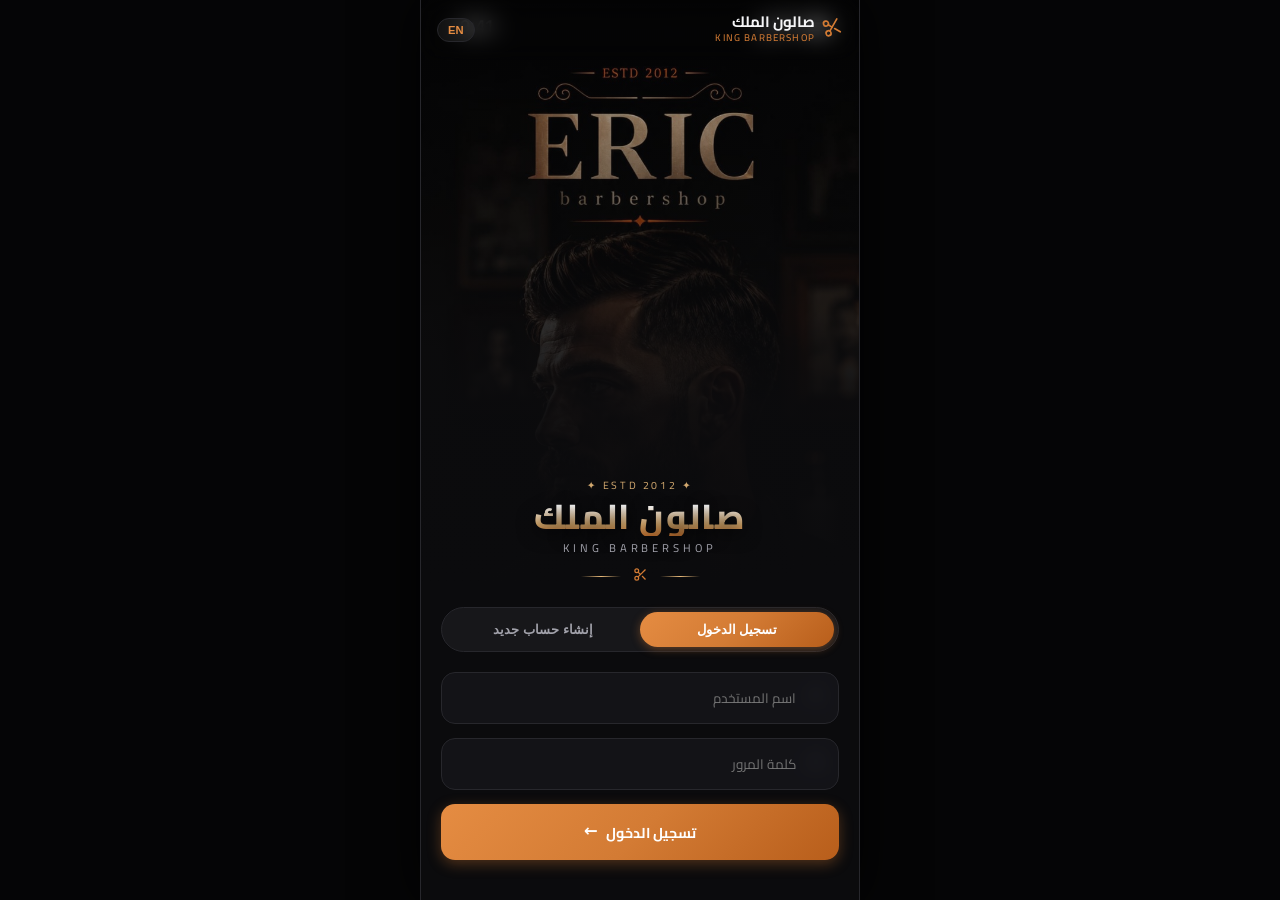
<file: index.html>
<!DOCTYPE html>
<html lang="ar" dir="rtl">
<head>
  <meta charset="UTF-8">
  <meta name="viewport" content="width=device-width, initial-scale=1.0, maximum-scale=1.0, user-scalable=no">
  <title>صالون حلاقة الملك | King Barbershop</title>
  
  <!-- Google Fonts: Cairo (Arabic) & Cinzel + Outfit (English/Luxury) -->
  <link rel="preconnect" href="https://fonts.googleapis.com">
  <link rel="preconnect" href="https://fonts.gstatic.com" crossorigin>
  <link href="https://fonts.googleapis.com/css2?family=Cairo:wght@300;400;600;700;800&family=Cinzel:wght@500;600;700;800&family=Outfit:wght@300;400;500;600;700&display=swap" rel="stylesheet">
  
  <!-- Stylesheets -->
  <link rel="stylesheet" href="css/theme.css">
  <link rel="stylesheet" href="css/main.css">
  <link rel="stylesheet" href="css/components.css">
</head>
<body>
  <div id="app" class="app-container">
    
    <!-- Global Header -->
    <header id="app-header" class="app-header">
      <div class="header-left">
        <div class="brand-crest">
          <span class="crest-icon">
            <svg width="20" height="20" viewBox="0 0 24 24" fill="none" stroke="currentColor" stroke-width="2" stroke-linecap="round" stroke-linejoin="round">
              <circle cx="6" cy="6" r="3"></circle>
              <circle cx="6" cy="18" r="3"></circle>
              <line x1="20" y1="4" x2="8.12" y2="15.88"></line>
              <line x1="14.47" y1="14.48" x2="20" y2="20"></line>
              <line x1="8.12" y1="8.12" x2="12" y2="12"></line>
            </svg>
          </span>
          <div class="brand-text">
            <span class="brand-title" data-i18n="brandTitle">صالون الملك</span>
            <span class="brand-subtitle" data-i18n="brandSubtitle">KING BARBERSHOP</span>
          </div>
        </div>
      </div>
      <div class="header-right">
        <!-- Language Switcher -->
        <button id="lang-toggle" class="btn-icon lang-btn" aria-label="Toggle Language" title="تغيير اللغة / Change Language">
          <span id="lang-text">EN</span>
        </button>
        <!-- User Badge & Logout -->
        <div id="user-profile-badge" class="user-profile-badge hidden">
          <span id="user-display-name" class="user-name"></span>
          <button id="logout-btn" class="btn-icon logout-btn" title="تسجيل الخروج / Logout" data-i18n-title="logout">
            <svg width="18" height="18" viewBox="0 0 24 24" fill="none" stroke="currentColor" stroke-width="2" stroke-linecap="round" stroke-linejoin="round">
              <path d="M9 21H5a2 2 0 0 1-2-2V5a2 2 0 0 1 2-2h4"></path>
              <polyline points="16 17 21 12 16 7"></polyline>
              <line x1="21" y1="12" x2="9" y2="12"></line>
            </svg>
          </button>
        </div>
      </div>
    </header>

    <!-- Main View Switcher Container -->
    <main id="main-content" class="main-content">
      
      <!-- ================= 1. VIEW: LOGIN / SIGNUP ================= -->
      <section id="view-login" class="view active view-login">
        <div class="login-hero-bg"></div>
        <div class="login-overlay"></div>
        
        <div class="login-content">
          <div class="login-crest-header">
            <div class="ornament-top">✦ ESTD 2012 ✦</div>
            <h1 class="hero-logo-title" data-i18n="brandTitle">صالون الملك</h1>
            <div class="hero-logo-sub" data-i18n="brandSubtitle">KING BARBERSHOP</div>
            <div class="ornament-divider">
              <span></span>
              <i>
                <svg width="15" height="15" viewBox="0 0 24 24" fill="none" stroke="currentColor" stroke-width="2">
                  <circle cx="6" cy="6" r="3"></circle>
                  <circle cx="6" cy="18" r="3"></circle>
                  <line x1="20" y1="4" x2="8.12" y2="15.88"></line>
                  <line x1="14.47" y1="14.48" x2="20" y2="20"></line>
                  <line x1="8.12" y1="8.12" x2="12" y2="12"></line>
                </svg>
              </i>
              <span></span>
            </div>
          </div>

          <!-- Auth Mode Tabs -->
          <div class="auth-tabs">
            <button id="tab-signin" class="auth-tab-btn active" data-i18n="signInTab">تسجيل الدخول</button>
            <button id="tab-signup" class="auth-tab-btn" data-i18n="signUpTab">إنشاء حساب</button>
          </div>

          <!-- Auth Form -->
          <form id="form-auth" class="auth-form" autocomplete="off">
            <div class="form-group">
              <div class="input-wrapper">
                <span class="input-icon">
                  <svg width="18" height="18" viewBox="0 0 24 24" fill="none" stroke="currentColor" stroke-width="2" stroke-linecap="round" stroke-linejoin="round">
                    <path d="M20 21v-2a4 4 0 0 0-4-4H8a4 4 0 0 0-4 4v2"></path>
                    <circle cx="12" cy="7" r="4"></circle>
                  </svg>
                </span>
                <input type="text" id="auth-username" required placeholder="اسم المستخدم" data-i18n-placeholder="usernamePlaceholder" autocomplete="username">
              </div>
            </div>

            <div class="form-group">
              <div class="input-wrapper">
                <span class="input-icon">
                  <svg width="18" height="18" viewBox="0 0 24 24" fill="none" stroke="currentColor" stroke-width="2" stroke-linecap="round" stroke-linejoin="round">
                    <rect x="3" y="11" width="18" height="11" rx="2" ry="2"></rect>
                    <path d="M7 11V7a5 5 0 0 1 10 0v4"></path>
                  </svg>
                </span>
                <input type="password" id="auth-password" required placeholder="كلمة المرور" data-i18n-placeholder="passwordPlaceholder" autocomplete="current-password">
              </div>
            </div>

            <button type="submit" id="btn-auth-submit" class="btn-primary btn-block btn-luxury">
              <span id="auth-btn-text" data-i18n="signInBtn">تسجيل الدخول</span>
              <span class="arrow-icon">→</span>
            </button>
          </form>

        </div>
      </section>

      <!-- ================= 2. VIEW: SERVICES (CUSTOMER) ================= -->
      <section id="view-services" class="view view-services">
        <div class="view-header">
          <div>
            <h2 class="section-title" data-i18n="servicesTitle">الخدمات المتاحة</h2>
            <p class="section-subtitle" data-i18n="servicesSubtitle">اختر الخدمة المناسبة لحجز موعدك</p>
          </div>
        </div>

        <div id="services-list" class="services-list">
          <!-- Dynamic Service Cards loaded via js/services.js -->
        </div>
      </section>

      <!-- ================= 3. VIEW: BOOKING ================= -->
      <section id="view-book" class="view view-book">
        <div class="view-header with-back">
          <button id="btn-back-services" class="btn-icon back-btn" aria-label="Back">
            <span class="back-arrow">←</span>
          </button>
          <div class="view-title-center">
            <h2 class="section-title" data-i18n="bookServiceTitle">حجز موعد</h2>
            <div class="diamond-ornament">◆</div>
          </div>
        </div>

        <!-- Selected Service Summary Card -->
        <div id="book-service-summary" class="book-service-summary">
          <!-- Populated dynamically -->
        </div>

        <!-- Date Selection -->
        <div class="booking-step-section">
          <label class="step-label" data-i18n="selectDate">اختر التاريخ</label>
          <div id="dates-container" class="dates-slider">
            <!-- Dynamic 14 days scroll pills -->
          </div>
        </div>

        <!-- Time Selection -->
        <div class="booking-step-section">
          <div class="step-header-flex">
            <label class="step-label" data-i18n="selectTime">اختر الوقت</label>
            <span id="selected-date-indicator" class="selected-date-indicator"></span>
          </div>
          <div id="time-slots-container" class="time-slots-grid">
            <!-- Dynamic slots -->
          </div>
        </div>

        <!-- Action Button -->
        <div class="booking-footer-action">
          <button id="btn-reserve" class="btn-primary btn-large btn-block btn-luxury" disabled>
            <span data-i18n="reserveNow">تأكيد الحجز</span>
            <span class="arrow-icon">→</span>
          </button>
        </div>
      </section>

      <!-- ================= 4. VIEW: MY BOOKINGS ================= -->
      <section id="view-my-bookings" class="view view-my-bookings">
        <div class="view-header with-back">
          <button id="btn-back-from-bookings" class="btn-icon back-btn" aria-label="Back">
            <span class="back-arrow">←</span>
          </button>
          <div class="view-title-center">
            <h2 class="section-title" data-i18n="myBookingsTitle">حجوزاتي</h2>
            <div class="diamond-ornament">◆</div>
          </div>
        </div>

        <div id="my-bookings-list" class="my-bookings-list">
          <!-- Dynamic customer bookings -->
        </div>
      </section>

      <!-- ================= 5. VIEW: BARBER ADMIN DASHBOARD ================= -->
      <section id="view-admin" class="view view-admin">
        <div class="admin-top-banner">
          <div class="admin-badge-row">
            <span class="admin-badge" data-i18n="barberDashboard">لوحة تحكم الحلاق</span>
            <span class="admin-greeting" id="admin-welcome-text">أهلاً بك، الحلاق الملك</span>
          </div>
          
          <!-- Quick stats -->
          <div class="stats-grid">
            <div class="stat-card">
              <span class="stat-icon">
                <svg width="20" height="20" viewBox="0 0 24 24" fill="none" stroke="currentColor" stroke-width="2" stroke-linecap="round" stroke-linejoin="round">
                  <rect x="3" y="4" width="18" height="18" rx="2" ry="2"></rect>
                  <line x1="16" y1="2" x2="16" y2="6"></line>
                  <line x1="8" y1="2" x2="8" y2="6"></line>
                  <line x1="3" y1="10" x2="21" y2="10"></line>
                </svg>
              </span>
              <span class="stat-val" id="stat-total-bookings">0</span>
              <span class="stat-label" data-i18n="statTotalBookings">إجمالي الحجوزات</span>
            </div>
            <div class="stat-card">
              <span class="stat-icon">
                <svg width="20" height="20" viewBox="0 0 24 24" fill="none" stroke="currentColor" stroke-width="2" stroke-linecap="round" stroke-linejoin="round">
                  <circle cx="12" cy="12" r="10"></circle>
                  <polyline points="12 6 12 12 16 14"></polyline>
                </svg>
              </span>
              <span class="stat-val" id="stat-today-bookings">0</span>
              <span class="stat-label" data-i18n="statTodayBookings">حجوزات اليوم</span>
            </div>
            <div class="stat-card">
              <span class="stat-icon">
                <svg width="20" height="20" viewBox="0 0 24 24" fill="none" stroke="currentColor" stroke-width="2" stroke-linecap="round" stroke-linejoin="round">
                  <circle cx="6" cy="6" r="3"></circle>
                  <circle cx="6" cy="18" r="3"></circle>
                  <line x1="20" y1="4" x2="8.12" y2="15.88"></line>
                  <line x1="14.47" y1="14.48" x2="20" y2="20"></line>
                  <line x1="8.12" y1="8.12" x2="12" y2="12"></line>
                </svg>
              </span>
              <span class="stat-val" id="stat-active-services">0</span>
              <span class="stat-label" data-i18n="statServices">الخدمات</span>
            </div>
          </div>
        </div>

        <!-- Admin Tabs -->
        <div class="admin-tabs">
          <button id="tab-admin-bookings" class="admin-tab active" data-tab="bookings" data-i18n="tabAdminBookings">الحجوزات</button>
          <button id="tab-admin-services" class="admin-tab" data-tab="services" data-i18n="tabAdminServices">الخدمات</button>
          <button id="tab-admin-schedule" class="admin-tab" data-tab="schedule" data-i18n="tabAdminSchedule">المواعيد</button>
        </div>

        <!-- Tab Panel 1: Bookings Management -->
        <div id="panel-admin-bookings" class="admin-panel active">
          <div class="panel-header">
            <h3 class="panel-title" data-i18n="allBookings">قائمة الحجوزات</h3>
            <div class="filter-wrapper">
              <input type="date" id="admin-booking-date-filter" class="date-filter-input">
              <button id="admin-booking-clear-filter" class="btn-sm btn-outline" data-i18n="showAll">الكل</button>
            </div>
          </div>
          <div id="admin-bookings-list" class="admin-cards-list">
            <!-- Dynamic appointments -->
          </div>
        </div>

        <!-- Tab Panel 2: Services Management -->
        <div id="panel-admin-services" class="admin-panel">
          <div class="panel-header">
            <h3 class="panel-title" data-i18n="manageServices">إدارة الخدمات</h3>
            <button id="btn-open-add-service" class="btn-primary btn-sm">
              <span>+</span>
              <span data-i18n="addService">إضافة خدمة</span>
            </button>
          </div>
          <div id="admin-services-list" class="admin-cards-list">
            <!-- Dynamic services list with edit/delete -->
          </div>
        </div>

        <!-- Tab Panel 3: Schedule Management -->
        <div id="panel-admin-schedule" class="admin-panel">
          <div class="panel-header">
            <h3 class="panel-title" data-i18n="manageSchedule">تعديل المواعيد المتاحة</h3>
            <div class="schedule-date-picker">
              <input type="date" id="admin-schedule-date" class="date-filter-input">
            </div>
          </div>
          <p class="schedule-hint" data-i18n="scheduleHint">انقر على الموعد للتبديل بين متاح / غير متاح لهذا اليوم</p>
          <div id="admin-schedule-slots" class="schedule-slots-grid">
            <!-- Dynamic slots with toggle switch -->
          </div>
        </div>
      </section>

    </main>

    <!-- Bottom Navigation Bar (Visible in customer views) -->
    <nav id="bottom-nav" class="bottom-nav hidden">
      <button id="nav-btn-services" class="nav-item active" data-view="services">
        <span class="nav-icon">
          <svg width="20" height="20" viewBox="0 0 24 24" fill="none" stroke="currentColor" stroke-width="2" stroke-linecap="round" stroke-linejoin="round">
            <circle cx="6" cy="6" r="3"></circle>
            <circle cx="6" cy="18" r="3"></circle>
            <line x1="20" y1="4" x2="8.12" y2="15.88"></line>
            <line x1="14.47" y1="14.48" x2="20" y2="20"></line>
            <line x1="8.12" y1="8.12" x2="12" y2="12"></line>
          </svg>
        </span>
        <span class="nav-label" data-i18n="navServices">الخدمات</span>
      </button>
      <button id="nav-btn-bookings" class="nav-item" data-view="my-bookings">
        <span class="nav-icon">
          <svg width="20" height="20" viewBox="0 0 24 24" fill="none" stroke="currentColor" stroke-width="2" stroke-linecap="round" stroke-linejoin="round">
            <rect x="3" y="4" width="18" height="18" rx="2" ry="2"></rect>
            <line x1="16" y1="2" x2="16" y2="6"></line>
            <line x1="8" y1="2" x2="8" y2="6"></line>
            <line x1="3" y1="10" x2="21" y2="10"></line>
          </svg>
        </span>
        <span class="nav-label" data-i18n="navMyBookings">حجوزاتي</span>
      </button>
      <button id="nav-btn-logout" class="nav-item">
        <span class="nav-icon">
          <svg width="20" height="20" viewBox="0 0 24 24" fill="none" stroke="currentColor" stroke-width="2" stroke-linecap="round" stroke-linejoin="round">
            <path d="M9 21H5a2 2 0 0 1-2-2V5a2 2 0 0 1 2-2h4"></path>
            <polyline points="16 17 21 12 16 7"></polyline>
            <line x1="21" y1="12" x2="9" y2="12"></line>
          </svg>
        </span>
        <span class="nav-label" data-i18n="logout">خروج</span>
      </button>
    </nav>

    <!-- Modal: Add / Edit Service -->
    <div id="modal-service" class="modal-backdrop hidden">
      <div class="modal-dialog">
        <div class="modal-header">
          <h3 id="modal-service-title" class="modal-title" data-i18n="addServiceModalTitle">إضافة خدمة جديدة</h3>
          <button id="btn-close-service-modal" class="btn-icon modal-close">&times;</button>
        </div>
        <form id="form-service" class="modal-form">
          <input type="hidden" id="service-edit-id" value="">
          
          <div class="form-group">
            <label data-i18n="serviceNameLabel">اسم الخدمة</label>
            <input type="text" id="service-name" required placeholder="مثال: قصة شعر ملكية" data-i18n-placeholder="serviceNamePlaceholder">
          </div>

          <div class="form-group">
            <label data-i18n="serviceDescLabel">وصف الخدمة</label>
            <textarea id="service-desc" rows="2" placeholder="وصف موجز للخدمة" data-i18n-placeholder="serviceDescPlaceholder"></textarea>
          </div>

          <div class="form-row">
            <div class="form-group col">
              <label data-i18n="servicePriceLabel">السعر ($)</label>
              <input type="number" id="service-price" required min="1" step="0.5" placeholder="20">
            </div>
            <div class="form-group col">
              <label data-i18n="serviceDurationLabel">المدة (دقيقة)</label>
              <input type="number" id="service-duration" required min="5" step="5" placeholder="30">
            </div>
          </div>

          <div class="form-group">
            <label data-i18n="serviceImageLabel">رابط الصورة (اختياري)</label>
            <input type="text" id="service-image" placeholder="assets/services-mockup.jpg">
          </div>

          <div class="modal-actions">
            <button type="button" id="btn-cancel-service" class="btn-secondary" data-i18n="cancel">إلغاء</button>
            <button type="submit" class="btn-primary" data-i18n="save">حفظ</button>
          </div>
        </form>
      </div>
    </div>

    <!-- Global Toast Container -->
    <div id="toast-container" class="toast-container"></div>

  </div>

  <!-- Scripts in dependency order -->
  <script src="js/icons.js"></script>
  <script src="js/i18n.js"></script>
  <script src="js/db.js"></script>
  <script src="js/auth.js"></script>
  <script src="js/services.js"></script>
  <script src="js/booking.js"></script>
  <script src="js/admin.js"></script>
  <script src="js/app.js"></script>
</body>
</html>
</file>
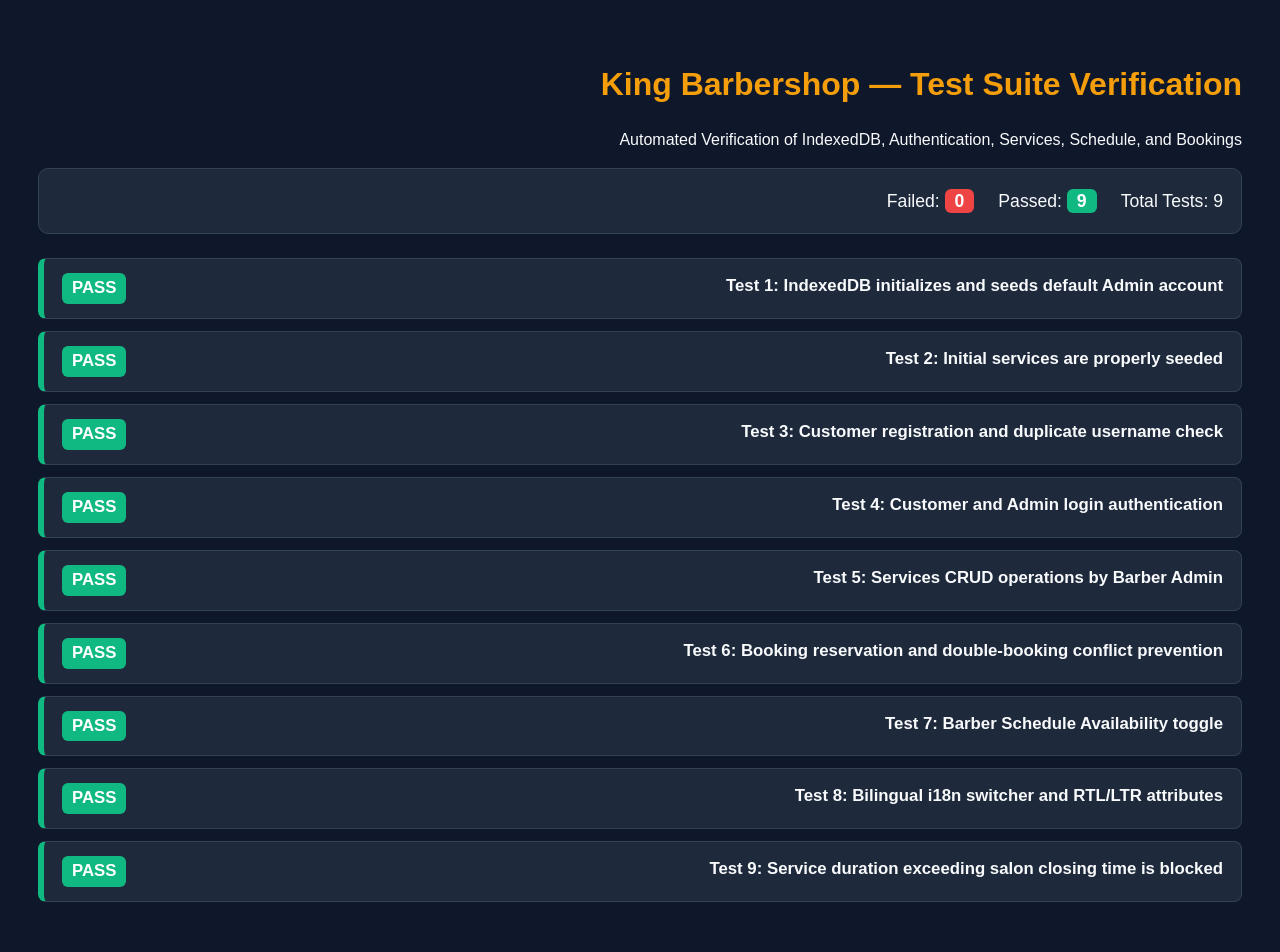
<file: tests/test-runner.html>
<!DOCTYPE html>
<html lang="en">
<head>
  <meta charset="UTF-8">
  <title>King Barbershop — Automated Test Suite</title>
  <style>
    body {
      font-family: -apple-system, BlinkMacSystemFont, 'Segoe UI', Roboto, sans-serif;
      background: #0f172a;
      color: #f8fafc;
      padding: 30px;
      line-height: 1.6;
    }
    h1 {
      color: #f59e0b;
      margin-bottom: 8px;
    }
    .summary-card {
      background: #1e293b;
      padding: 18px;
      border-radius: 10px;
      margin-bottom: 24px;
      display: flex;
      gap: 24px;
      font-size: 1.1rem;
      border: 1px solid #334155;
    }
    .badge {
      font-weight: bold;
      padding: 2px 10px;
      border-radius: 6px;
    }
    .badge.passed { background: #10b981; color: #fff; }
    .badge.failed { background: #ef4444; color: #fff; }
    .test-case {
      background: #1e293b;
      border: 1px solid #334155;
      border-radius: 8px;
      margin-bottom: 12px;
      padding: 14px 18px;
    }
    .test-case.pass { border-left: 6px solid #10b981; }
    .test-case.fail { border-left: 6px solid #ef4444; }
    .test-title {
      font-size: 1.05rem;
      font-weight: 600;
      display: flex;
      justify-content: space-between;
    }
    .test-error {
      color: #f87171;
      font-family: monospace;
      margin-top: 6px;
      background: #450a0a;
      padding: 8px;
      border-radius: 4px;
    }
  </style>
</head>
<body>
  <h1>King Barbershop — Test Suite Verification</h1>
  <p>Automated Verification of IndexedDB, Authentication, Services, Schedule, and Bookings</p>

  <div class="summary-card">
    <div>Total Tests: <span id="total-tests">0</span></div>
    <div>Passed: <span id="passed-tests" class="badge passed">0</span></div>
    <div>Failed: <span id="failed-tests" class="badge failed">0</span></div>
  </div>

  <div id="test-results">Running tests...</div>

  <!-- Load App Scripts -->
  <script src="../js/icons.js"></script>
  <script src="../js/i18n.js"></script>
  <script src="../js/db.js"></script>
  <script src="../js/auth.js"></script>
  <script src="../js/services.js"></script>
  <script src="../js/booking.js"></script>
  <script src="../js/admin.js"></script>

  <script>
    (async function () {
      const resultsContainer = document.getElementById('test-results');
      const tests = [];
      let passed = 0;
      let failed = 0;

      function assert(condition, message) {
        if (!condition) {
          throw new Error(message || 'Assertion failed');
        }
      }

      function test(name, fn) {
        tests.push({ name, fn });
      }

      // ================= TEST CASES =================

      test('Test 1: IndexedDB initializes and seeds default Admin account', async () => {
        await window.DB.init();
        const admin = await window.DB.getUserByUsername('admin');
        assert(admin !== null, 'Admin user was not found');
        assert(admin.role === 'admin', 'Admin role must be "admin"');
        assert(admin.password === '123456', 'Admin password must be "123456"');
      });

      test('Test 2: Initial services are properly seeded', async () => {
        const services = await window.DB.getServices();
        assert(Array.isArray(services), 'Services must be an array');
        assert(services.length >= 5, 'Must have at least 5 initial services');
        const first = services[0];
        assert(first.name && first.price > 0 && first.duration > 0, 'Service object must have name, price, duration');
      });

      test('Test 3: Customer registration and duplicate username check', async () => {
        const testUser = 'tester_' + Date.now();
        const user = await window.Auth.signup(testUser, 'secret123');
        assert(user.id, 'User ID should be generated');
        assert(user.role === 'customer', 'Role must be customer');

        // Verify duplicate username throws USERNAME_EXISTS
        let duplicateFailed = false;
        try {
          await window.Auth.signup(testUser, 'anotherpass');
        } catch (err) {
          duplicateFailed = err.message === 'USERNAME_EXISTS';
        }
        assert(duplicateFailed, 'Should reject duplicate username');
      });

      test('Test 4: Customer and Admin login authentication', async () => {
        // Valid admin login
        const adminUser = await window.Auth.login('admin', '123456');
        assert(adminUser.role === 'admin', 'Should authenticate as admin');
        assert(window.Auth.isAdmin === true, 'Auth.isAdmin should be true');

        // Invalid password test
        let invalidFailed = false;
        try {
          await window.Auth.login('admin', 'wrongpassword');
        } catch (err) {
          invalidFailed = err.message === 'INVALID_CREDENTIALS';
        }
        assert(invalidFailed, 'Should reject invalid credentials');
      });

      test('Test 5: Services CRUD operations by Barber Admin', async () => {
        // Create new service
        const newServiceId = await window.DB.saveService({
          name: 'Royal VIP Treatment | باقة الملوك الخاصة',
          desc: 'All-inclusive grooming VIP treatment',
          price: 50,
          duration: 60,
          image: 'assets/services-mockup.jpg'
        });
        assert(newServiceId, 'Service ID should be returned');

        // Read service
        const fetched = await window.DB.getServiceById(newServiceId);
        assert(fetched.name.includes('Royal VIP'), 'Fetched service name mismatch');
        assert(fetched.price === 50, 'Fetched price mismatch');

        // Update service
        fetched.price = 55;
        await window.DB.saveService(fetched);
        const updated = await window.DB.getServiceById(newServiceId);
        assert(updated.price === 55, 'Updated price should be 55');

        // Delete service
        await window.DB.deleteService(newServiceId);
        const deleted = await window.DB.getServiceById(newServiceId);
        assert(deleted === null, 'Service should be deleted');
      });

      test('Test 6: Booking reservation and double-booking conflict prevention', async () => {
        const testDate = '2026-10-15';
        const testSlot = '11:00 AM';

        // First booking succeeds
        const bookingId = await window.DB.createBooking({
          userId: 999,
          customerName: 'Test Client',
          serviceId: 1,
          serviceName: 'Haircut',
          price: 20,
          duration: 30,
          date: testDate,
          timeSlot: testSlot
        });
        assert(bookingId, 'Booking ID should be created');

        // Attempting second booking for identical date & time slot MUST fail
        let conflictDetected = false;
        try {
          await window.DB.createBooking({
            userId: 998,
            customerName: 'Another Client',
            serviceId: 2,
            serviceName: 'Beard',
            price: 15,
            duration: 20,
            date: testDate,
            timeSlot: testSlot
          });
        } catch (err) {
          conflictDetected = err.message === 'SLOT_ALREADY_BOOKED';
        }
        assert(conflictDetected, 'Double booking identical slot should throw SLOT_ALREADY_BOOKED');

        // Cancelling first booking allows booking again
        await window.DB.updateBookingStatus(bookingId, 'cancelled');
        const rebookId = await window.DB.createBooking({
          userId: 998,
          customerName: 'Another Client',
          serviceId: 2,
          serviceName: 'Beard',
          price: 15,
          duration: 20,
          date: testDate,
          timeSlot: testSlot
        });
        assert(rebookId, 'Re-booking cancelled slot should succeed');
      });

      test('Test 7: Barber Schedule Availability toggle', async () => {
        const testDate = '2026-10-20';
        const testSlot = '02:00 PM';

        // Toggle to disabled (false)
        await window.DB.setScheduleAvailability(testDate, testSlot, false);
        let overrides = await window.DB.getScheduleOverrides(testDate);
        let slotOverride = overrides.find(o => o.timeSlot === testSlot);
        assert(slotOverride && slotOverride.isAvailable === false, 'Slot should be marked false');

        // Toggle back to available (true)
        await window.DB.setScheduleAvailability(testDate, testSlot, true);
        overrides = await window.DB.getScheduleOverrides(testDate);
        slotOverride = overrides.find(o => o.timeSlot === testSlot);
        assert(slotOverride && slotOverride.isAvailable === true, 'Slot should be marked true');
      });

      test('Test 8: Bilingual i18n switcher and RTL/LTR attributes', () => {
        window.I18n.setLanguage('en');
        assert(window.I18n.currentLang === 'en', 'Current lang should be en');
        assert(document.documentElement.getAttribute('dir') === 'ltr', 'dir attribute should be ltr');
        assert(window.I18n.t('signInBtn') === 'Sign In', 'Translation for signInBtn should be Sign In');

        window.I18n.setLanguage('ar');
        assert(window.I18n.currentLang === 'ar', 'Current lang should be ar');
        assert(document.documentElement.getAttribute('dir') === 'rtl', 'dir attribute should be rtl');
        assert(window.I18n.t('signInBtn') === 'تسجيل الدخول', 'Translation for signInBtn should be تسجيل الدخول');
      });

      test('Test 9: Service duration exceeding salon closing time is blocked', async () => {
        const testDate = '2026-11-01';
        // The last standard slot is 06:30 PM (1110 min). Salon closes at 07:00 PM (1140 min).
        // A 60-minute service booked at 06:30 PM would end at 07:30 PM (1170 min), which exceeds closing time.
        let durationBlocked = false;
        try {
          await window.DB.createBooking({
            userId: 1001,
            customerName: 'Late Client',
            serviceId: 1,
            serviceName: 'Haircut & Styling',
            price: 30,
            duration: 60,
            date: testDate,
            timeSlot: '06:30 PM'
          });
        } catch (err) {
          durationBlocked = err.message === 'SERVICE_EXCEEDS_CLOSING_TIME';
        }
        assert(durationBlocked, 'Booking past salon closing time must throw SERVICE_EXCEEDS_CLOSING_TIME');
      });

      // ================= EXECUTE ALL TESTS =================
      resultsContainer.innerHTML = '';
      document.getElementById('total-tests').textContent = tests.length;

      for (const t of tests) {
        const div = document.createElement('div');
        try {
          await t.fn();
          passed++;
          div.className = 'test-case pass';
          div.innerHTML = `<div class="test-title"><span>${t.name}</span> <span class="badge passed">PASS</span></div>`;
        } catch (err) {
          failed++;
          div.className = 'test-case fail';
          div.innerHTML = `
            <div class="test-title"><span>${t.name}</span> <span class="badge failed">FAIL</span></div>
            <div class="test-error">${err.message}</div>
          `;
          console.error(t.name, err);
        }
        resultsContainer.appendChild(div);
      }

      document.getElementById('passed-tests').textContent = passed;
      document.getElementById('failed-tests').textContent = failed;
      console.log(`Tests finished: ${passed} passed, ${failed} failed`);
    })();
  </script>
</body>
</html>
</file>
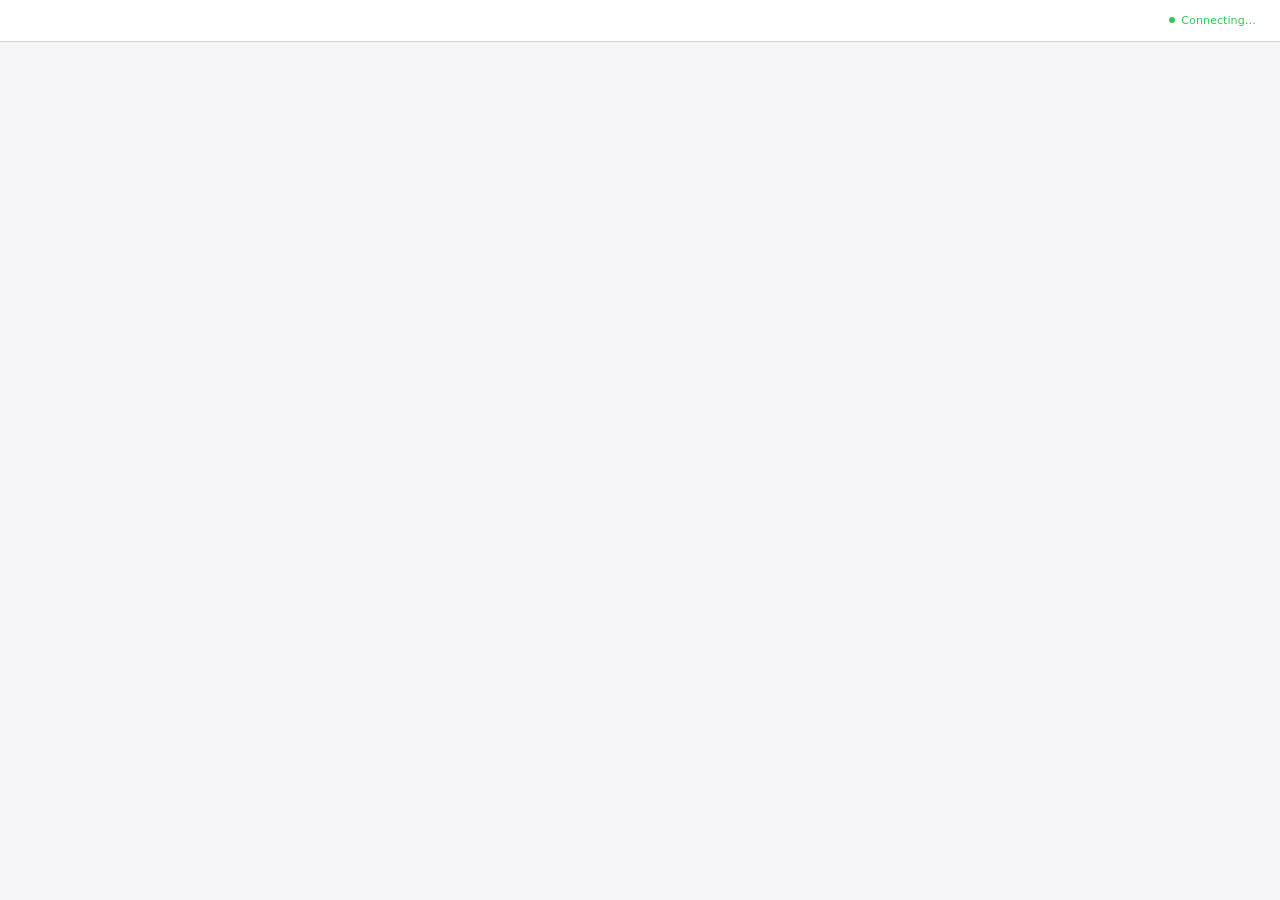
<file: .agents/skills/brainstorming/scripts/frame-template.html>
<!DOCTYPE html>
<html>
<head>
  <meta charset="utf-8">
  <title>Superpowers Brainstorming</title>
  <style>
    /*
     * BRAINSTORM COMPANION FRAME TEMPLATE
     *
     * This template provides a consistent frame with:
     * - OS-aware light/dark theming
     * - Header branding and connection status
     * - Scrollable main content area
     * - CSS helpers for common UI patterns
     *
     * Content is injected via placeholder comment in #frame-content.
     */

    * { box-sizing: border-box; margin: 0; padding: 0; }
    html, body { height: 100%; overflow: hidden; }

    /* ===== THEME VARIABLES ===== */
    :root {
      --bg-primary: #f5f5f7;
      --bg-secondary: #ffffff;
      --bg-tertiary: #e5e5e7;
      --border: #d1d1d6;
      --text-primary: #1d1d1f;
      --text-secondary: #86868b;
      --text-tertiary: #aeaeb2;
      --accent: #0071e3;
      --accent-hover: #0077ed;
      --success: #34c759;
      --warning: #ff9f0a;
      --error: #ff3b30;
      --selected-bg: #e8f4fd;
      --selected-border: #0071e3;
    }

    @media (prefers-color-scheme: dark) {
      :root {
        --bg-primary: #1d1d1f;
        --bg-secondary: #2d2d2f;
        --bg-tertiary: #3d3d3f;
        --border: #424245;
        --text-primary: #f5f5f7;
        --text-secondary: #86868b;
        --text-tertiary: #636366;
        --accent: #0a84ff;
        --accent-hover: #409cff;
        --selected-bg: rgba(10, 132, 255, 0.15);
        --selected-border: #0a84ff;
      }
    }

    body {
      font-family: system-ui, -apple-system, BlinkMacSystemFont, sans-serif;
      background: var(--bg-primary);
      color: var(--text-primary);
      display: flex;
      flex-direction: column;
      line-height: 1.5;
    }

    /* ===== FRAME STRUCTURE ===== */
    .brand { display: flex; align-items: center; min-width: 0; overflow: hidden; color: var(--text-secondary); line-height: 1; }
    .brand a { color: inherit; text-decoration: none; display: flex; align-items: center; gap: 0.5rem; min-width: 0; max-width: 100%; line-height: 1; }
    .brand-copy { display: block; min-width: 0; overflow: hidden; text-overflow: ellipsis; white-space: nowrap; line-height: 1; transform: translateY(-1px); }
    .brand-logo { display: block; height: 1em; width: auto; max-width: 180px; flex-shrink: 0; filter: invert(1); }
    @media (prefers-color-scheme: dark) {
      .brand-logo { filter: none; }
    }
    .status { font-size: 0.7rem; color: var(--status-color, var(--success)); display: flex; align-items: center; gap: 0.4rem; justify-self: end; white-space: nowrap; line-height: 1; }
    .status::before { content: ''; width: 6px; height: 6px; background: var(--status-color, var(--success)); border-radius: 50%; }

    .main { flex: 1; overflow-y: auto; }
    #frame-content { padding: 2rem; min-height: 100%; }

    .header {
      background: var(--bg-secondary);
      border-bottom: 1px solid var(--border);
      padding: 0.5rem 1.5rem;
      flex-shrink: 0;
      display: grid;
      grid-template-columns: minmax(0, 1fr) auto;
      align-items: center;
      gap: 1rem;
      min-height: 42px;
    }
    .header .brand { justify-self: start; width: 100%; font-size: 0.75rem; line-height: 1; }
    .header .status { grid-column: 2; line-height: 1; }
    .header span {
      font-size: 0.75rem;
      color: var(--text-secondary);
    }
    .header .selected-text {
      color: var(--accent);
      font-weight: 500;
    }

    /* ===== TYPOGRAPHY ===== */
    h2 { font-size: 1.5rem; font-weight: 600; margin-bottom: 0.5rem; }
    h3 { font-size: 1.1rem; font-weight: 600; margin-bottom: 0.25rem; }
    .subtitle { color: var(--text-secondary); margin-bottom: 1.5rem; }
    .section { margin-bottom: 2rem; }
    .label { font-size: 0.7rem; color: var(--text-secondary); text-transform: uppercase; letter-spacing: 0.05em; margin-bottom: 0.5rem; }

    /* ===== OPTIONS (for A/B/C choices) ===== */
    .options { display: flex; flex-direction: column; gap: 0.75rem; }
    .option {
      background: var(--bg-secondary);
      border: 2px solid var(--border);
      border-radius: 12px;
      padding: 1rem 1.25rem;
      cursor: pointer;
      transition: all 0.15s ease;
      display: flex;
      align-items: flex-start;
      gap: 1rem;
    }
    .option:hover { border-color: var(--accent); }
    .option.selected { background: var(--selected-bg); border-color: var(--selected-border); }
    .option .letter {
      background: var(--bg-tertiary);
      color: var(--text-secondary);
      width: 1.75rem; height: 1.75rem;
      border-radius: 6px;
      display: flex; align-items: center; justify-content: center;
      font-weight: 600; font-size: 0.85rem; flex-shrink: 0;
    }
    .option.selected .letter { background: var(--accent); color: white; }
    .option .content { flex: 1; }
    .option .content h3 { font-size: 0.95rem; margin-bottom: 0.15rem; }
    .option .content p { color: var(--text-secondary); font-size: 0.85rem; margin: 0; }

    /* ===== CARDS (for showing designs/mockups) ===== */
    .cards { display: grid; grid-template-columns: repeat(auto-fit, minmax(280px, 1fr)); gap: 1rem; }
    .card {
      background: var(--bg-secondary);
      border: 1px solid var(--border);
      border-radius: 12px;
      overflow: hidden;
      cursor: pointer;
      transition: all 0.15s ease;
    }
    .card:hover { border-color: var(--accent); transform: translateY(-2px); box-shadow: 0 4px 12px rgba(0,0,0,0.1); }
    .card.selected { border-color: var(--selected-border); border-width: 2px; }
    .card-image { background: var(--bg-tertiary); aspect-ratio: 16/10; display: flex; align-items: center; justify-content: center; }
    .card-body { padding: 1rem; }
    .card-body h3 { margin-bottom: 0.25rem; }
    .card-body p { color: var(--text-secondary); font-size: 0.85rem; }

    /* ===== MOCKUP CONTAINER ===== */
    .mockup {
      background: var(--bg-secondary);
      border: 1px solid var(--border);
      border-radius: 12px;
      overflow: hidden;
      margin-bottom: 1.5rem;
    }
    .mockup-header {
      background: var(--bg-tertiary);
      padding: 0.5rem 1rem;
      font-size: 0.75rem;
      color: var(--text-secondary);
      border-bottom: 1px solid var(--border);
    }
    .mockup-body { padding: 1.5rem; }

    /* ===== SPLIT VIEW (side-by-side comparison) ===== */
    .split { display: grid; grid-template-columns: 1fr 1fr; gap: 1.5rem; }
    @media (max-width: 700px) { .split { grid-template-columns: 1fr; } }

    /* ===== PROS/CONS ===== */
    .pros-cons { display: grid; grid-template-columns: 1fr 1fr; gap: 1rem; margin: 1rem 0; }
    .pros, .cons { background: var(--bg-secondary); border-radius: 8px; padding: 1rem; }
    .pros h4 { color: var(--success); font-size: 0.85rem; margin-bottom: 0.5rem; }
    .cons h4 { color: var(--error); font-size: 0.85rem; margin-bottom: 0.5rem; }
    .pros ul, .cons ul { margin-left: 1.25rem; font-size: 0.85rem; color: var(--text-secondary); }
    .pros li, .cons li { margin-bottom: 0.25rem; }

    /* ===== PLACEHOLDER (for mockup areas) ===== */
    .placeholder {
      background: var(--bg-tertiary);
      border: 2px dashed var(--border);
      border-radius: 8px;
      padding: 2rem;
      text-align: center;
      color: var(--text-tertiary);
    }

    /* ===== INLINE MOCKUP ELEMENTS ===== */
    .mock-nav { background: var(--accent); color: white; padding: 0.75rem 1rem; display: flex; gap: 1.5rem; font-size: 0.9rem; }
    .mock-sidebar { background: var(--bg-tertiary); padding: 1rem; min-width: 180px; }
    .mock-content { padding: 1.5rem; flex: 1; }
    .mock-button { background: var(--accent); color: white; border: none; padding: 0.5rem 1rem; border-radius: 6px; font-size: 0.85rem; }
    .mock-input { background: var(--bg-primary); border: 1px solid var(--border); border-radius: 6px; padding: 0.5rem; width: 100%; }
  </style>
</head>
<body>
  <div class="header">
    <!-- BRANDING -->
    <div class="status">Connecting…</div>
  </div>

  <div class="main">
    <div id="frame-content">
      <!-- CONTENT -->
    </div>
  </div>

</body>
</html>
</file>
<file: css/theme.css>
/* =========================================================
   King Barbershop — Theme & Variables (css/theme.css)
   Luxury Dark Aesthetic with Warm Copper/Gold Accents
   ========================================================= */

:root {
  /* Color Palette */
  --bg-primary: #0b0b0d;
  --bg-surface: #131316;
  --bg-card: #1a1a1e;
  --bg-card-hover: #222228;
  --bg-input: #121215;
  
  /* Borders & Dividers */
  --border-subtle: #27272c;
  --border-focus: #d37b34;
  --border-glow: rgba(211, 123, 52, 0.4);
  
  /* Copper / Amber / Gold Accents */
  --accent: #d37b34;
  --accent-light: #e58c42;
  --accent-dark: #b85e1b;
  --accent-gold: #e8ba7a;
  --accent-gradient: linear-gradient(135deg, #e58c42 0%, #d37b34 50%, #b85e1b 100%);
  --accent-gradient-hover: linear-gradient(135deg, #f09b55 0%, #e0843a 50%, #c46622 100%);
  --accent-glow: 0 0 20px rgba(211, 123, 52, 0.35);

  /* Typography Colors */
  --text-primary: #f5f5f7;
  --text-secondary: #a1a1aa;
  --text-muted: #6b7280;
  --text-inverse: #0b0b0d;

  /* Status Colors */
  --status-confirmed: #38bdf8;
  --status-confirmed-bg: rgba(56, 189, 248, 0.12);
  --status-completed: #22c55e;
  --status-completed-bg: rgba(34, 197, 94, 0.12);
  --status-cancelled: #f43f5e;
  --status-cancelled-bg: rgba(244, 63, 94, 0.12);

  /* Typography */
  --font-serif: 'Cinzel', Georgia, serif;
  --font-sans: 'Outfit', 'Cairo', system-ui, -apple-system, sans-serif;
  --font-arabic: 'Cairo', 'Tajawal', system-ui, sans-serif;

  /* Sizing & Transitions */
  --radius-sm: 8px;
  --radius-md: 14px;
  --radius-lg: 20px;
  --radius-full: 9999px;
  --transition-fast: 0.15s ease;
  --transition-normal: 0.25s cubic-bezier(0.4, 0, 0.2, 1);
  --transition-slow: 0.4s ease;

  /* Elevation */
  --shadow-card: 0 8px 24px rgba(0, 0, 0, 0.5);
  --shadow-float: 0 12px 36px rgba(0, 0, 0, 0.7);
}

/* Base resets & typography */
*, *::before, *::after {
  box-sizing: border-box;
  margin: 0;
  padding: 0;
  -webkit-tap-highlight-color: transparent;
}

html {
  background-color: #050506;
  color: var(--text-primary);
  font-family: var(--font-arabic);
  font-size: 15px;
  line-height: 1.5;
  -webkit-font-smoothing: antialiased;
  -moz-osx-font-smoothing: grayscale;
}

/* LTR typography adjustments */
[dir="ltr"] {
  font-family: var(--font-sans);
}

[dir="ltr"] .hero-logo-title,
[dir="ltr"] .brand-title,
[dir="ltr"] .section-title,
[dir="ltr"] .modal-title {
  font-family: var(--font-serif);
  letter-spacing: 0.05em;
}

/* Scrollbar styling */
::-webkit-scrollbar {
  width: 6px;
  height: 6px;
}
::-webkit-scrollbar-track {
  background: var(--bg-primary);
}
::-webkit-scrollbar-thumb {
  background: var(--border-subtle);
  border-radius: var(--radius-full);
}
::-webkit-scrollbar-thumb:hover {
  background: var(--accent);
}
</file>
<file: css/main.css>
/* =========================================================
   King Barbershop — Main Layout Styles (css/main.css)
   ========================================================= */

body {
  min-height: 100vh;
  background-color: #050506;
  display: flex;
  justify-content: center;
  align-items: flex-start;
  overflow-x: hidden;
}

/* App Container (Mobile viewport emulation on desktop) */
.app-container {
  width: 100%;
  max-width: 440px;
  min-height: 100vh;
  background-color: var(--bg-primary);
  display: flex;
  flex-direction: column;
  position: relative;
  box-shadow: 0 0 50px rgba(0, 0, 0, 0.9);
  border-left: 1px solid var(--border-subtle);
  border-right: 1px solid var(--border-subtle);
  overflow-x: hidden;
  padding-bottom: 80px; /* Space for bottom navigation */
}

/* When in login view, no padding-bottom */
.app-container:has(#view-login.active) {
  padding-bottom: 0;
}

/* =========================================================
   Header Bar
   ========================================================= */
.app-header {
  height: 60px;
  padding: 0 16px;
  display: flex;
  align-items: center;
  justify-content: space-between;
  background: rgba(19, 19, 22, 0.85);
  backdrop-filter: blur(12px);
  -webkit-backdrop-filter: blur(12px);
  border-bottom: 1px solid var(--border-subtle);
  position: sticky;
  top: 0;
  z-index: 50;
}

/* Hide header on login view for immersive hero */
#view-login.active ~ .app-header,
.app-container:has(#view-login.active) .app-header {
  background: transparent;
  border-bottom: none;
  position: absolute;
  width: 100%;
}

.header-left {
  display: flex;
  align-items: center;
}

.brand-crest {
  display: flex;
  align-items: center;
  gap: 8px;
}

.crest-icon {
  font-size: 1.2rem;
  color: var(--accent);
  display: inline-block;
  transform: rotate(-15deg);
}

.brand-text {
  display: flex;
  flex-direction: column;
}

.brand-title {
  font-size: 1rem;
  font-weight: 700;
  color: var(--text-primary);
  line-height: 1.1;
}

.brand-subtitle {
  font-size: 0.65rem;
  font-weight: 500;
  color: var(--accent);
  letter-spacing: 0.12em;
}

.header-right {
  display: flex;
  align-items: center;
  gap: 10px;
}

.lang-btn {
  background: rgba(255, 255, 255, 0.06);
  border: 1px solid var(--border-subtle);
  color: var(--accent-light);
  font-size: 0.75rem;
  font-weight: 700;
  padding: 5px 10px;
  border-radius: var(--radius-full);
  cursor: pointer;
  transition: var(--transition-fast);
}

.lang-btn:hover {
  background: rgba(211, 123, 52, 0.15);
  border-color: var(--accent);
}

.user-profile-badge {
  display: flex;
  align-items: center;
  gap: 8px;
  background: var(--bg-card);
  border: 1px solid var(--border-subtle);
  padding: 3px 8px 3px 12px;
  border-radius: var(--radius-full);
}

.user-name {
  font-size: 0.75rem;
  font-weight: 600;
  color: var(--text-primary);
}

.logout-btn {
  background: transparent;
  border: none;
  color: var(--text-muted);
  cursor: pointer;
  display: flex;
  align-items: center;
  justify-content: center;
  transition: var(--transition-fast);
}

.logout-btn:hover {
  color: var(--status-cancelled);
}

/* =========================================================
   Views Container & Transitions
   ========================================================= */
.main-content {
  flex: 1;
  display: flex;
  flex-direction: column;
}

.view {
  display: none;
  width: 100%;
}

.view.active {
  display: block;
  animation: viewFadeIn 0.28s ease-out;
}

@keyframes viewFadeIn {
  from {
    opacity: 0;
    transform: translateY(6px);
  }
  to {
    opacity: 1;
    transform: translateY(0);
  }
}

/* View Headers */
.view-header {
  padding: 18px 16px 12px;
  display: flex;
  justify-content: space-between;
  align-items: center;
}

.view-header.with-back {
  display: grid;
  grid-template-columns: 40px 1fr 40px;
  align-items: center;
}

.view-title-center {
  text-align: center;
}

.back-btn {
  width: 36px;
  height: 36px;
  border-radius: var(--radius-full);
  background: var(--bg-card);
  border: 1px solid var(--border-subtle);
  color: var(--text-primary);
  display: flex;
  align-items: center;
  justify-content: center;
  font-size: 1.1rem;
  cursor: pointer;
  transition: var(--transition-fast);
}

.back-btn:hover {
  background: var(--bg-card-hover);
  border-color: var(--accent);
  color: var(--accent);
}

.back-arrow {
  display: inline-block;
  line-height: 1;
}

[dir="rtl"] .back-arrow {
  transform: rotate(180deg);
}

.section-title {
  font-size: 1.35rem;
  font-weight: 700;
  color: var(--text-primary);
  letter-spacing: 0.02em;
}

.section-subtitle {
  font-size: 0.8rem;
  color: var(--text-muted);
  margin-top: 2px;
}

.diamond-ornament {
  color: var(--accent);
  font-size: 0.6rem;
  margin-top: 2px;
  opacity: 0.8;
}

/* =========================================================
   Bottom Navigation Bar
   ========================================================= */
.bottom-nav {
  position: fixed;
  bottom: 0;
  width: 100%;
  max-width: 440px;
  height: 65px;
  background: rgba(19, 19, 22, 0.94);
  backdrop-filter: blur(16px);
  -webkit-backdrop-filter: blur(16px);
  border-top: 1px solid var(--border-subtle);
  display: flex;
  justify-content: space-around;
  align-items: center;
  z-index: 40;
}

.nav-item {
  flex: 1;
  height: 100%;
  background: transparent;
  border: none;
  display: flex;
  flex-direction: column;
  align-items: center;
  justify-content: center;
  gap: 4px;
  color: var(--text-muted);
  cursor: pointer;
  transition: var(--transition-fast);
  position: relative;
}

.nav-icon {
  font-size: 1.15rem;
}

.nav-label {
  font-size: 0.7rem;
  font-weight: 600;
}

.nav-item.active {
  color: var(--accent-light);
}

.nav-item.active::after {
  content: '';
  position: absolute;
  top: 0;
  width: 32px;
  height: 2px;
  background: var(--accent-gradient);
  border-radius: var(--radius-full);
}

.nav-item:hover {
  color: var(--text-primary);
}

/* Utilities */
.hidden {
  display: none !important;
}
</file>
<file: css/components.css>
/* =========================================================
   King Barbershop — Component Styles (css/components.css)
   Matching Mockups in asets/ & High-End Barbershop Feel
   ========================================================= */

/* =========================================================
   1. VIEW: LOGIN / HERO SCREEN
   ========================================================= */
.view-login {
  position: relative;
  min-height: 100vh;
  display: none;
  flex-direction: column;
  justify-content: flex-end;
  padding: 24px 20px 40px;
}

.view-login.active {
  display: flex;
}

.login-hero-bg {
  position: absolute;
  top: 0;
  left: 0;
  right: 0;
  bottom: 0;
  background: url('../assets/hero-barber.jpg') no-repeat center top;
  background-size: cover;
  z-index: 1;
}

.login-overlay {
  position: absolute;
  top: 0;
  left: 0;
  right: 0;
  bottom: 0;
  background: linear-gradient(
    to bottom,
    rgba(11, 11, 13, 0.25) 0%,
    rgba(11, 11, 13, 0.5) 25%,
    rgba(11, 11, 13, 0.95) 45%,
    #0b0b0d 65%,
    #0b0b0d 100%
  );
  z-index: 2;
}

.login-content {
  position: relative;
  z-index: 3;
  display: flex;
  flex-direction: column;
  align-items: center;
  width: 100%;
}

.login-crest-header {
  text-align: center;
  margin-bottom: 20px;
}

.ornament-top {
  font-size: 0.7rem;
  letter-spacing: 0.25em;
  color: var(--accent-gold);
  text-transform: uppercase;
  margin-bottom: 4px;
  opacity: 0.9;
}

.hero-logo-title {
  font-family: var(--font-arabic);
  font-size: 2.3rem;
  font-weight: 800;
  letter-spacing: 0.04em;
  background: linear-gradient(180deg, #ffffff 20%, #e2b170 70%, #d37b34 100%);
  -webkit-background-clip: text;
  -webkit-text-fill-color: transparent;
  line-height: 1.1;
  text-shadow: 0 4px 18px rgba(0, 0, 0, 0.8);
}

[dir="ltr"] .hero-logo-title {
  font-family: var(--font-serif);
  font-size: 2.5rem;
  letter-spacing: 0.1em;
}

.hero-logo-sub {
  font-size: 0.75rem;
  letter-spacing: 0.35em;
  color: var(--text-secondary);
  text-transform: uppercase;
  margin-top: 4px;
}

.ornament-divider {
  display: flex;
  align-items: center;
  justify-content: center;
  gap: 12px;
  margin-top: 10px;
}

.ornament-divider span {
  width: 40px;
  height: 1px;
  background: linear-gradient(90deg, transparent, var(--accent-gold), transparent);
}

.ornament-divider i {
  color: var(--accent);
  font-style: normal;
  font-size: 0.85rem;
}

/* Auth Tabs */
.auth-tabs {
  display: flex;
  width: 100%;
  background: rgba(26, 26, 30, 0.85);
  border: 1px solid var(--border-subtle);
  border-radius: var(--radius-full);
  padding: 4px;
  margin-bottom: 20px;
  backdrop-filter: blur(8px);
}

.auth-tab-btn {
  flex: 1;
  background: transparent;
  border: none;
  padding: 10px;
  border-radius: var(--radius-full);
  color: var(--text-secondary);
  font-weight: 600;
  font-size: 0.85rem;
  cursor: pointer;
  transition: var(--transition-fast);
}

.auth-tab-btn.active {
  background: var(--accent-gradient);
  color: #ffffff;
  box-shadow: 0 2px 10px rgba(211, 123, 52, 0.4);
}

/* Auth Form */
.auth-form {
  width: 100%;
  display: flex;
  flex-direction: column;
  gap: 14px;
}

.form-group {
  display: flex;
  flex-direction: column;
  gap: 6px;
  width: 100%;
}

.input-wrapper {
  position: relative;
  display: flex;
  align-items: center;
}

.input-icon {
  position: absolute;
  left: 14px;
  color: var(--text-muted);
  font-size: 0.95rem;
  pointer-events: none;
}

[dir="rtl"] .input-icon {
  left: auto;
  right: 14px;
}

.input-wrapper input,
.form-group input,
.form-group textarea,
.date-filter-input {
  width: 100%;
  background: rgba(22, 22, 26, 0.85);
  border: 1px solid var(--border-subtle);
  color: var(--text-primary);
  font-family: inherit;
  font-size: 0.9rem;
  padding: 12px 16px 12px 42px;
  border-radius: var(--radius-md);
  outline: none;
  transition: var(--transition-fast);
  backdrop-filter: blur(8px);
}

[dir="rtl"] .input-wrapper input {
  padding: 12px 42px 12px 16px;
}

.input-wrapper input:focus,
.form-group input:focus,
.form-group textarea:focus {
  border-color: var(--accent);
  box-shadow: 0 0 0 3px var(--border-glow);
  background: rgba(26, 26, 32, 0.95);
}

/* Luxury Buttons */
.btn-primary {
  background: var(--accent-gradient);
  border: none;
  color: #ffffff;
  font-family: inherit;
  font-weight: 700;
  font-size: 0.95rem;
  padding: 13px 20px;
  border-radius: var(--radius-md);
  cursor: pointer;
  display: inline-flex;
  align-items: center;
  justify-content: center;
  gap: 8px;
  transition: var(--transition-fast);
  box-shadow: 0 4px 14px rgba(211, 123, 52, 0.35);
}

.btn-primary:hover:not(:disabled) {
  background: var(--accent-gradient-hover);
  box-shadow: 0 6px 20px rgba(211, 123, 52, 0.5);
  transform: translateY(-1px);
}

.btn-primary:active:not(:disabled) {
  transform: translateY(1px);
}

.btn-primary:disabled {
  opacity: 0.5;
  cursor: not-allowed;
  box-shadow: none;
}

.btn-block {
  width: 100%;
}

.btn-large {
  padding: 15px 24px;
  font-size: 1rem;
  border-radius: var(--radius-lg);
}

.btn-secondary {
  background: var(--bg-card);
  border: 1px solid var(--border-subtle);
  color: var(--text-primary);
  padding: 10px 18px;
  border-radius: var(--radius-md);
  font-family: inherit;
  font-weight: 600;
  cursor: pointer;
  transition: var(--transition-fast);
}

.btn-secondary:hover {
  background: var(--bg-card-hover);
  border-color: var(--text-secondary);
}

.btn-sm {
  padding: 6px 12px;
  font-size: 0.8rem;
  border-radius: var(--radius-sm);
}

.btn-outline {
  background: transparent;
  border: 1px solid var(--border-subtle);
  color: var(--text-secondary);
  cursor: pointer;
  padding: 6px 12px;
  border-radius: var(--radius-sm);
  transition: var(--transition-fast);
}

.btn-outline:hover {
  border-color: var(--accent);
  color: var(--accent-light);
}

.arrow-icon {
  display: inline-block;
  font-size: 1.1rem;
  transition: transform var(--transition-fast);
}

[dir="rtl"] .arrow-icon {
  transform: rotate(180deg);
}

/* Barber credentials hint box */
.barber-hint-box {
  margin-top: 24px;
  padding: 10px 16px;
  border-radius: var(--radius-md);
  background: rgba(211, 123, 52, 0.08);
  border: 1px dashed rgba(211, 123, 52, 0.4);
  text-align: center;
  width: 100%;
}

.hint-text {
  font-size: 0.75rem;
  color: var(--text-secondary);
}

.badge-role {
  color: var(--accent-gold);
  font-weight: 700;
  margin-inline-end: 6px;
}

.hint-text code {
  background: rgba(0, 0, 0, 0.4);
  color: #ffffff;
  padding: 2px 6px;
  border-radius: 4px;
  font-family: monospace;
}

/* =========================================================
   2. VIEW: SERVICES LIST (Matching Image 1)
   ========================================================= */
.services-list {
  display: flex;
  flex-direction: column;
  gap: 14px;
  padding: 8px 16px 24px;
}

.service-card {
  display: flex;
  align-items: center;
  gap: 14px;
  background: var(--bg-card);
  border: 1px solid var(--border-subtle);
  border-radius: var(--radius-lg);
  padding: 12px;
  cursor: pointer;
  transition: var(--transition-normal);
  position: relative;
}

.service-card:hover {
  background: var(--bg-card-hover);
  border-color: rgba(211, 123, 52, 0.5);
  transform: translateY(-2px);
  box-shadow: var(--shadow-card);
}

.service-thumb {
  width: 90px;
  height: 90px;
  border-radius: var(--radius-md);
  object-fit: cover;
  flex-shrink: 0;
  background: #202025;
}

.service-info {
  flex: 1;
  display: flex;
  flex-direction: column;
  gap: 4px;
}

.service-title {
  font-size: 1.05rem;
  font-weight: 700;
  color: var(--text-primary);
  line-height: 1.2;
}

.service-desc {
  font-size: 0.75rem;
  color: var(--text-muted);
  line-height: 1.35;
  display: -webkit-box;
  -webkit-line-clamp: 2;
  -webkit-box-orient: vertical;
  overflow: hidden;
}

.service-meta {
  display: flex;
  align-items: center;
  gap: 16px;
  margin-top: 4px;
}

.service-price {
  font-size: 1.1rem;
  font-weight: 800;
  color: var(--accent);
}

.service-duration {
  font-size: 0.75rem;
  color: var(--text-secondary);
  display: flex;
  align-items: center;
  gap: 4px;
}

.service-chevron {
  color: var(--accent);
  font-size: 1.2rem;
  opacity: 0.7;
  padding-inline-end: 4px;
  transition: transform var(--transition-fast);
}

[dir="rtl"] .service-chevron {
  transform: rotate(180deg);
}

.service-card:hover .service-chevron {
  opacity: 1;
  transform: translateX(4px);
}

[dir="rtl"] .service-card:hover .service-chevron {
  transform: rotate(180deg) translateX(4px);
}

/* =========================================================
   3. VIEW: BOOKING FLOW (Matching Image 2)
   ========================================================= */
.view-book {
  padding-bottom: 24px;
}

.book-service-summary {
  margin: 0 16px 16px;
  background: var(--bg-card);
  border: 1px solid var(--border-subtle);
  border-radius: var(--radius-lg);
  padding: 12px;
  display: flex;
  align-items: center;
  gap: 14px;
}

.summary-thumb {
  width: 70px;
  height: 70px;
  border-radius: var(--radius-md);
  object-fit: cover;
  flex-shrink: 0;
}

.summary-info h3 {
  font-size: 1rem;
  font-weight: 700;
  color: var(--text-primary);
}

.summary-meta {
  margin-top: 4px;
  font-size: 0.9rem;
  color: var(--accent);
  font-weight: 700;
}

.booking-step-section {
  padding: 12px 16px;
}

.step-label {
  display: block;
  font-size: 0.95rem;
  font-weight: 700;
  color: var(--text-primary);
  margin-bottom: 10px;
}

.step-header-flex {
  display: flex;
  justify-content: space-between;
  align-items: center;
  margin-bottom: 10px;
}

.selected-date-indicator {
  font-size: 0.8rem;
  color: var(--accent-light);
  font-weight: 600;
}

/* Horizontal Date Slider */
.dates-slider {
  display: flex;
  gap: 10px;
  overflow-x: auto;
  padding-bottom: 8px;
  scrollbar-width: none;
}

.dates-slider::-webkit-scrollbar {
  display: none;
}

.date-pill {
  min-width: 64px;
  padding: 12px 8px;
  background: var(--bg-card);
  border: 1px solid var(--border-subtle);
  border-radius: var(--radius-md);
  display: flex;
  flex-direction: column;
  align-items: center;
  gap: 4px;
  cursor: pointer;
  transition: var(--transition-fast);
  flex-shrink: 0;
}

.date-pill:hover {
  background: var(--bg-card-hover);
  border-color: var(--accent);
}

.date-pill.active {
  background: var(--accent-gradient);
  border-color: var(--accent-light);
  box-shadow: 0 4px 14px rgba(211, 123, 52, 0.4);
}

.pill-day-name {
  font-size: 0.7rem;
  color: var(--text-muted);
  text-transform: uppercase;
}

.date-pill.active .pill-day-name {
  color: rgba(255, 255, 255, 0.9);
}

.pill-day-num {
  font-size: 1.25rem;
  font-weight: 800;
  color: var(--text-primary);
}

.date-pill.active .pill-day-num {
  color: #ffffff;
}

.pill-month {
  font-size: 0.68rem;
  color: var(--text-muted);
}

.date-pill.active .pill-month {
  color: rgba(255, 255, 255, 0.9);
}

/* Time Slots Grid */
.time-slots-grid {
  display: grid;
  grid-template-columns: repeat(3, 1fr);
  gap: 10px;
}

.time-slot-btn {
  background: var(--bg-card);
  border: 1px solid var(--border-subtle);
  border-radius: var(--radius-sm);
  padding: 12px 8px;
  color: var(--text-primary);
  font-family: inherit;
  font-size: 0.85rem;
  font-weight: 600;
  text-align: center;
  cursor: pointer;
  transition: var(--transition-fast);
}

.time-slot-btn:hover:not(:disabled) {
  background: var(--bg-card-hover);
  border-color: var(--accent);
}

.time-slot-btn.active {
  background: var(--accent-gradient);
  border-color: var(--accent-light);
  color: #ffffff;
  box-shadow: 0 2px 10px rgba(211, 123, 52, 0.4);
}

.time-slot-btn:disabled,
.time-slot-btn.booked,
.time-slot-btn.disabled {
  opacity: 0.3;
  cursor: not-allowed;
  text-decoration: line-through;
  background: #141416;
  border-color: #1f1f24;
}

.booking-footer-action {
  padding: 16px;
  margin-top: 10px;
}

/* =========================================================
   4. VIEW: MY BOOKINGS
   ========================================================= */
.my-bookings-list {
  display: flex;
  flex-direction: column;
  gap: 12px;
  padding: 10px 16px 24px;
}

.booking-item-card {
  background: var(--bg-card);
  border: 1px solid var(--border-subtle);
  border-radius: var(--radius-lg);
  padding: 16px;
  display: flex;
  flex-direction: column;
  gap: 10px;
  transition: var(--transition-fast);
}

.booking-card-header {
  display: flex;
  justify-content: space-between;
  align-items: flex-start;
}

.booking-service-title {
  font-size: 1.05rem;
  font-weight: 700;
  color: var(--text-primary);
}

.badge-status {
  font-size: 0.7rem;
  font-weight: 700;
  padding: 3px 8px;
  border-radius: var(--radius-full);
  text-transform: uppercase;
}

.badge-confirmed {
  background: var(--status-confirmed-bg);
  color: var(--status-confirmed);
  border: 1px solid rgba(56, 189, 248, 0.3);
}

.badge-completed {
  background: var(--status-completed-bg);
  color: var(--status-completed);
  border: 1px solid rgba(34, 197, 94, 0.3);
}

.badge-cancelled {
  background: var(--status-cancelled-bg);
  color: var(--status-cancelled);
  border: 1px solid rgba(244, 63, 94, 0.3);
}

.booking-card-body {
  display: flex;
  align-items: center;
  gap: 16px;
  color: var(--text-secondary);
  font-size: 0.82rem;
}

.booking-card-body span {
  display: flex;
  align-items: center;
  gap: 4px;
}

.booking-card-footer {
  display: flex;
  justify-content: space-between;
  align-items: center;
  border-top: 1px solid var(--border-subtle);
  padding-top: 10px;
  margin-top: 4px;
}

.booking-price {
  font-weight: 800;
  color: var(--accent);
}

.btn-cancel-booking {
  background: transparent;
  border: 1px solid rgba(244, 63, 94, 0.4);
  color: var(--status-cancelled);
  padding: 4px 10px;
  font-size: 0.75rem;
  border-radius: var(--radius-sm);
  cursor: pointer;
  transition: var(--transition-fast);
}

.btn-cancel-booking:hover {
  background: var(--status-cancelled);
  color: #ffffff;
}

.empty-state {
  text-align: center;
  padding: 40px 20px;
  color: var(--text-muted);
}

.empty-icon {
  font-size: 2.5rem;
  margin-bottom: 10px;
  opacity: 0.5;
}

/* =========================================================
   5. VIEW: BARBER ADMIN DASHBOARD
   ========================================================= */
.admin-top-banner {
  padding: 16px;
  background: linear-gradient(180deg, #18181d 0%, #101013 100%);
  border-bottom: 1px solid var(--border-subtle);
}

.admin-badge-row {
  display: flex;
  align-items: center;
  justify-content: space-between;
  margin-bottom: 14px;
}

.admin-badge {
  background: rgba(211, 123, 52, 0.15);
  color: var(--accent-light);
  border: 1px solid var(--accent);
  padding: 3px 10px;
  border-radius: var(--radius-full);
  font-size: 0.75rem;
  font-weight: 700;
}

.admin-greeting {
  font-size: 0.82rem;
  color: var(--text-secondary);
}

.stats-grid {
  display: grid;
  grid-template-columns: repeat(3, 1fr);
  gap: 10px;
}

.stat-card {
  background: var(--bg-card);
  border: 1px solid var(--border-subtle);
  border-radius: var(--radius-md);
  padding: 10px 8px;
  display: flex;
  flex-direction: column;
  align-items: center;
  text-align: center;
  gap: 2px;
}

.stat-icon {
  font-size: 1.1rem;
}

.stat-val {
  font-size: 1.3rem;
  font-weight: 800;
  color: var(--text-primary);
}

.stat-label {
  font-size: 0.65rem;
  color: var(--text-muted);
}

/* Admin Tabs */
.admin-tabs {
  display: flex;
  border-bottom: 1px solid var(--border-subtle);
  background: var(--bg-surface);
}

.admin-tab {
  flex: 1;
  background: transparent;
  border: none;
  padding: 12px;
  color: var(--text-secondary);
  font-family: inherit;
  font-weight: 600;
  font-size: 0.85rem;
  cursor: pointer;
  position: relative;
  transition: var(--transition-fast);
}

.admin-tab.active {
  color: var(--accent-light);
}

.admin-tab.active::after {
  content: '';
  position: absolute;
  bottom: 0;
  left: 10%;
  width: 80%;
  height: 2px;
  background: var(--accent);
}

.admin-panel {
  display: none;
  padding: 16px;
}

.admin-panel.active {
  display: block;
  animation: viewFadeIn 0.25s ease-out;
}

.panel-header {
  display: flex;
  justify-content: space-between;
  align-items: center;
  margin-bottom: 14px;
}

.panel-title {
  font-size: 1.05rem;
  font-weight: 700;
  color: var(--text-primary);
}

.filter-wrapper {
  display: flex;
  align-items: center;
  gap: 6px;
}

.admin-cards-list {
  display: flex;
  flex-direction: column;
  gap: 10px;
}

/* Admin Booking Item */
.admin-booking-item {
  background: var(--bg-card);
  border: 1px solid var(--border-subtle);
  border-radius: var(--radius-md);
  padding: 12px;
  display: flex;
  flex-direction: column;
  gap: 8px;
}

.admin-booking-row {
  display: flex;
  justify-content: space-between;
  align-items: center;
}

.client-name {
  font-weight: 700;
  font-size: 0.95rem;
  color: var(--text-primary);
}

.admin-booking-actions {
  display: flex;
  gap: 6px;
  margin-top: 6px;
  border-top: 1px solid var(--border-subtle);
  padding-top: 8px;
}

.btn-complete {
  flex: 1;
  background: rgba(34, 197, 94, 0.15);
  border: 1px solid var(--status-completed);
  color: var(--status-completed);
  padding: 6px;
  font-size: 0.75rem;
  font-weight: 700;
  border-radius: var(--radius-sm);
  cursor: pointer;
}

.btn-complete:hover {
  background: var(--status-completed);
  color: #ffffff;
}

/* Admin Service Item */
.admin-service-item {
  background: var(--bg-card);
  border: 1px solid var(--border-subtle);
  border-radius: var(--radius-md);
  padding: 10px 12px;
  display: flex;
  align-items: center;
  justify-content: space-between;
  gap: 10px;
}

.admin-service-info {
  display: flex;
  align-items: center;
  gap: 10px;
}

.admin-service-thumb {
  width: 44px;
  height: 44px;
  border-radius: var(--radius-sm);
  object-fit: cover;
}

.admin-service-text h4 {
  font-size: 0.9rem;
  font-weight: 700;
}

.admin-service-actions {
  display: flex;
  gap: 6px;
}

.btn-edit-service,
.btn-delete-service {
  background: transparent;
  border: 1px solid var(--border-subtle);
  padding: 5px 8px;
  font-size: 0.75rem;
  border-radius: var(--radius-sm);
  cursor: pointer;
  color: var(--text-secondary);
}

.btn-edit-service:hover {
  border-color: var(--accent);
  color: var(--accent-light);
}

.btn-delete-service:hover {
  border-color: var(--status-cancelled);
  color: var(--status-cancelled);
}

/* Admin Schedule Slots Toggle */
.schedule-hint {
  font-size: 0.75rem;
  color: var(--text-muted);
  margin-bottom: 12px;
}

.schedule-slots-grid {
  display: grid;
  grid-template-columns: repeat(2, 1fr);
  gap: 8px;
}

.schedule-toggle-btn {
  background: var(--bg-card);
  border: 1px solid var(--border-subtle);
  border-radius: var(--radius-sm);
  padding: 10px 12px;
  display: flex;
  align-items: center;
  justify-content: space-between;
  cursor: pointer;
  font-family: inherit;
  font-size: 0.85rem;
  color: var(--text-primary);
  transition: var(--transition-fast);
}

.schedule-toggle-btn.available {
  border-color: rgba(34, 197, 94, 0.4);
}

.schedule-toggle-btn.available .slot-indicator {
  background: var(--status-completed);
  box-shadow: 0 0 6px var(--status-completed);
}

.schedule-toggle-btn.disabled {
  background: #111114;
  border-color: #222227;
  color: var(--text-muted);
  opacity: 0.6;
}

.schedule-toggle-btn.disabled .slot-indicator {
  background: var(--status-cancelled);
}

.slot-indicator {
  width: 8px;
  height: 8px;
  border-radius: var(--radius-full);
}

/* =========================================================
   6. MODALS & TOAST
   ========================================================= */
.modal-backdrop {
  position: fixed;
  top: 0;
  left: 0;
  right: 0;
  bottom: 0;
  background: rgba(0, 0, 0, 0.75);
  backdrop-filter: blur(8px);
  display: flex;
  align-items: center;
  justify-content: center;
  padding: 16px;
  z-index: 100;
  animation: fadeIn 0.2s ease-out;
}

.modal-dialog {
  background: var(--bg-surface);
  border: 1px solid var(--border-subtle);
  border-radius: var(--radius-lg);
  width: 100%;
  max-width: 400px;
  box-shadow: var(--shadow-float);
  overflow: hidden;
  animation: scaleUp 0.25s cubic-bezier(0.4, 0, 0.2, 1);
}

@keyframes scaleUp {
  from {
    opacity: 0;
    transform: scale(0.95);
  }
  to {
    opacity: 1;
    transform: scale(1);
  }
}

.modal-header {
  padding: 16px;
  border-bottom: 1px solid var(--border-subtle);
  display: flex;
  align-items: center;
  justify-content: space-between;
}

.modal-title {
  font-size: 1.1rem;
  font-weight: 700;
  color: var(--text-primary);
}

.modal-close {
  background: transparent;
  border: none;
  color: var(--text-muted);
  font-size: 1.5rem;
  cursor: pointer;
  line-height: 1;
}

.modal-form {
  padding: 16px;
  display: flex;
  flex-direction: column;
  gap: 12px;
}

.form-row {
  display: flex;
  gap: 10px;
}

.form-row .col {
  flex: 1;
}

.modal-actions {
  display: flex;
  justify-content: flex-end;
  gap: 10px;
  margin-top: 10px;
}

/* Toast Notifications */
.toast-container {
  position: fixed;
  top: 20px;
  left: 50%;
  transform: translateX(-50%);
  z-index: 200;
  display: flex;
  flex-direction: column;
  gap: 8px;
  pointer-events: none;
  width: 90%;
  max-width: 360px;
}

.toast {
  background: rgba(26, 26, 30, 0.95);
  border: 1px solid var(--border-subtle);
  color: var(--text-primary);
  padding: 12px 16px;
  border-radius: var(--radius-md);
  box-shadow: var(--shadow-float);
  font-size: 0.85rem;
  font-weight: 600;
  display: flex;
  align-items: center;
  gap: 10px;
  pointer-events: auto;
  animation: toastSlideDown 0.3s cubic-bezier(0.4, 0, 0.2, 1);
  backdrop-filter: blur(10px);
}

@keyframes toastSlideDown {
  from {
    opacity: 0;
    transform: translateY(-12px);
  }
  to {
    opacity: 1;
    transform: translateY(0);
  }
}

.toast-success {
  border-left: 4px solid var(--status-completed);
}

[dir="rtl"] .toast-success {
  border-left: 1px solid var(--border-subtle);
  border-right: 4px solid var(--status-completed);
}

.toast-error {
  border-left: 4px solid var(--status-cancelled);
}

[dir="rtl"] .toast-error {
  border-left: 1px solid var(--border-subtle);
  border-right: 4px solid var(--status-cancelled);
}
</file>
